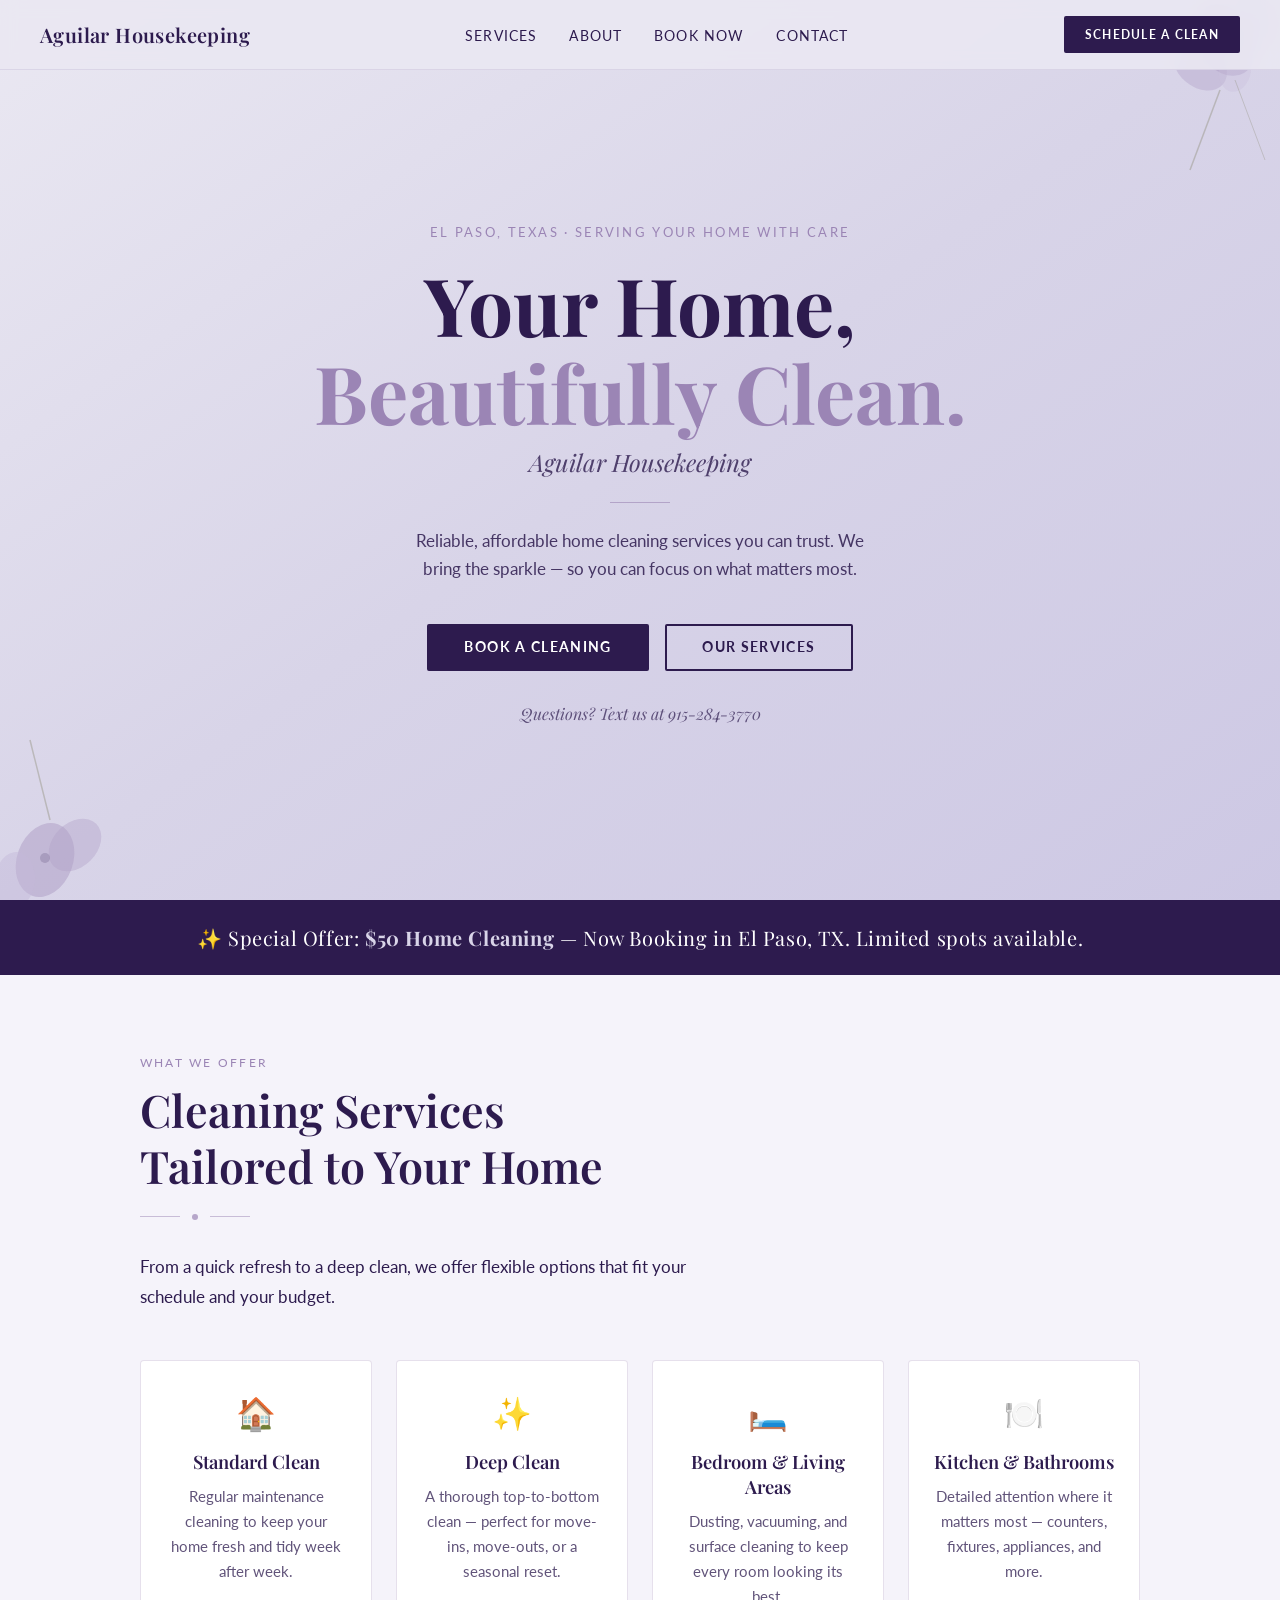
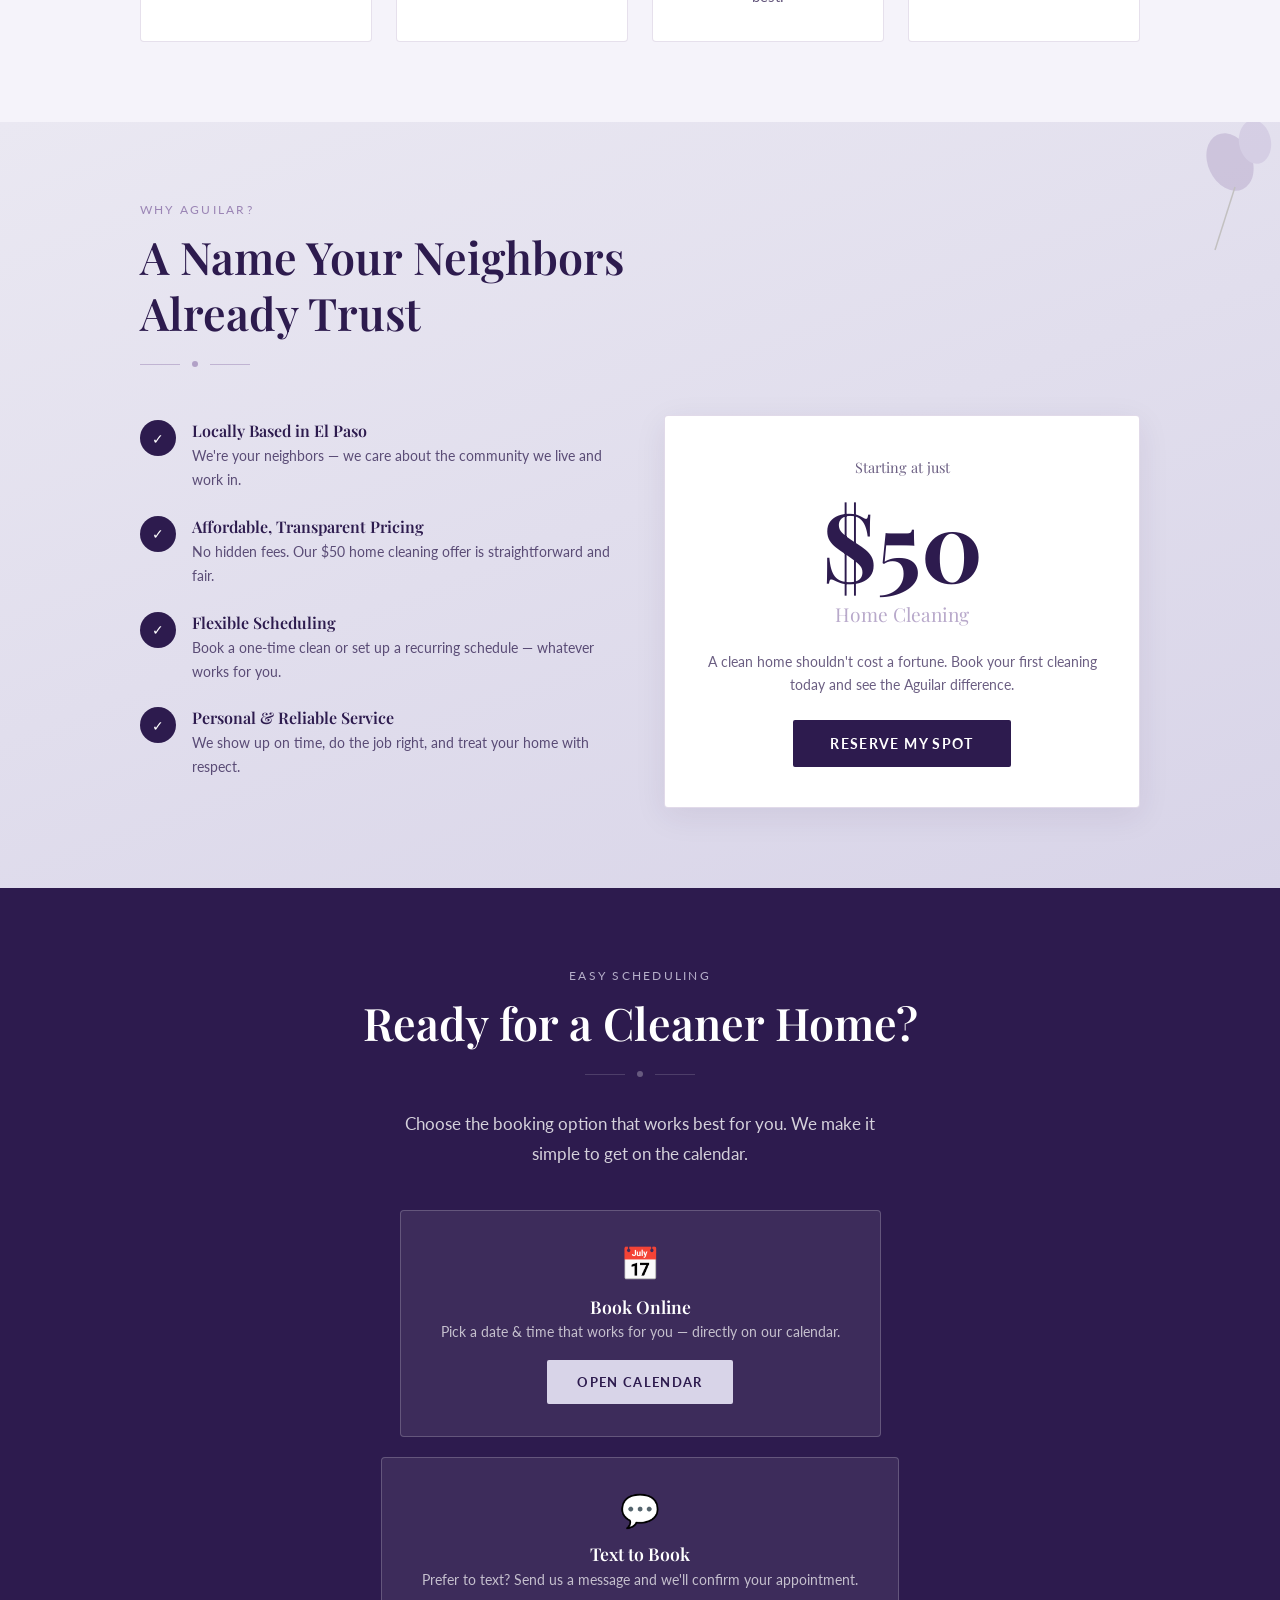
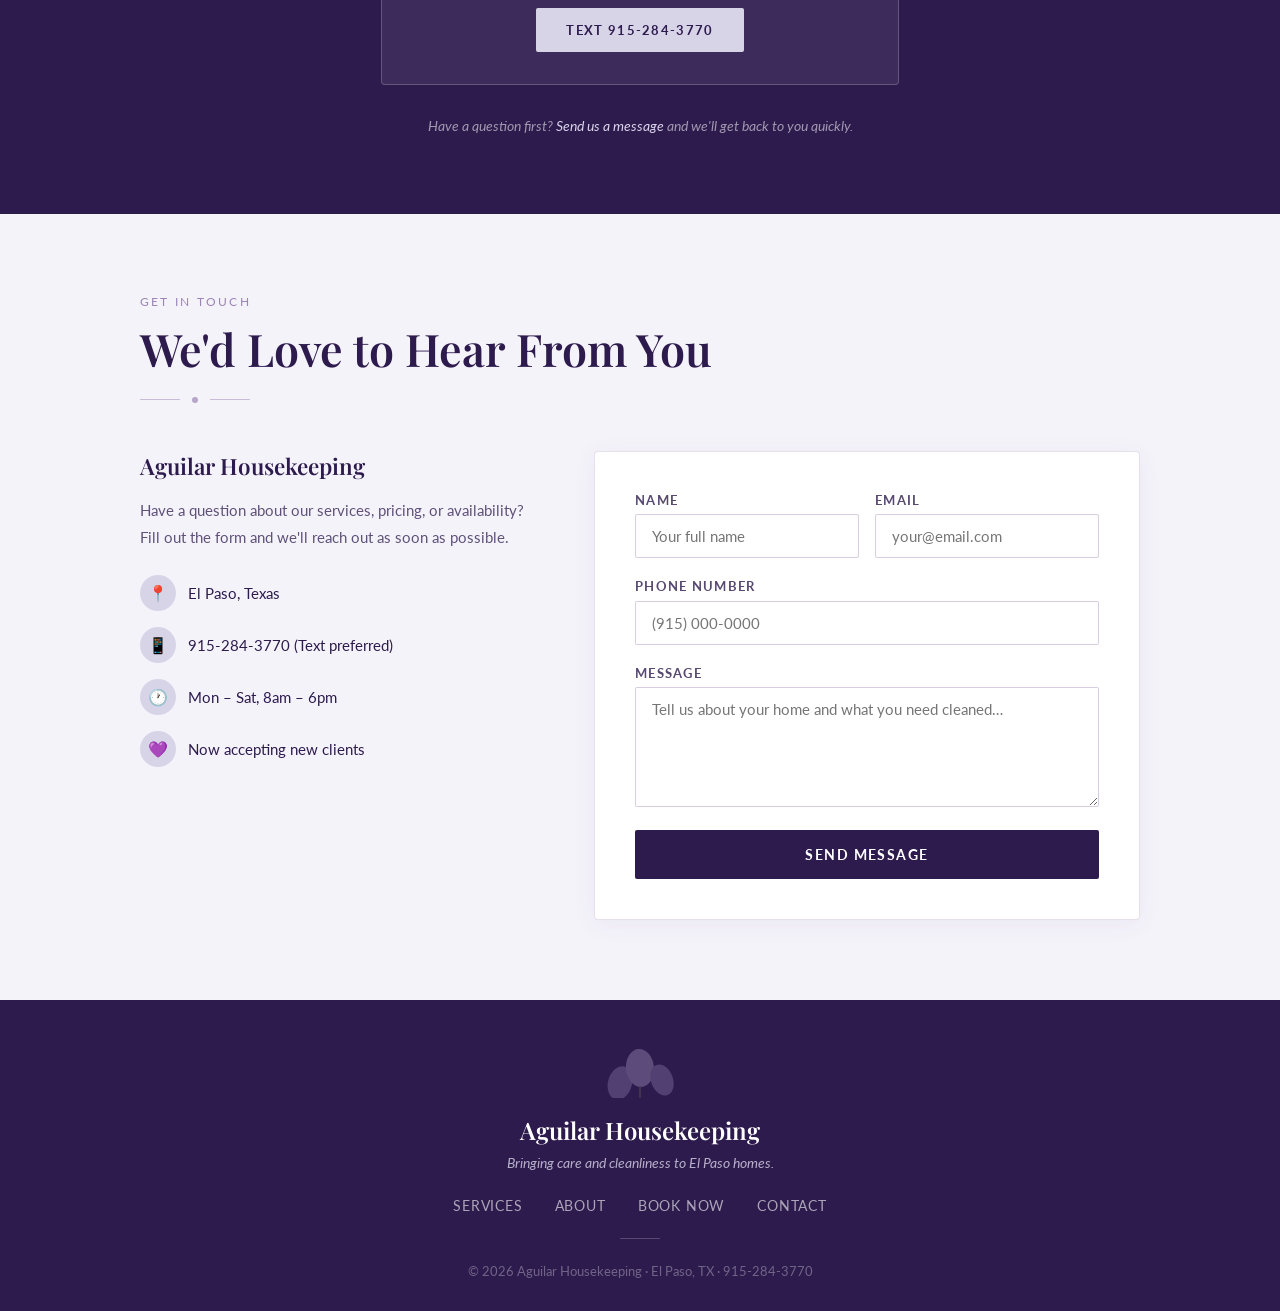
<file: index.html>
<!DOCTYPE html>
<html lang="en">
<head>
  <meta charset="UTF-8" />
  <meta name="viewport" content="width=device-width, initial-scale=1.0" />
  <title>Aguilar Housekeeping — El Paso, TX</title>
  <link href="https://fonts.googleapis.com/css2?family=Playfair+Display:ital,wght@0,400;0,600;0,700;1,400&family=Lato:wght@300;400;700&display=swap" rel="stylesheet" />
  <link rel="stylesheet" href="css/styles.css" />
</head>
<body>

  <!-- ── Navigation ─────────────────────────────────────────────── -->
  <nav id="navbar">
    <a class="nav-logo" href="#hero">Aguilar Housekeeping</a>

    <ul class="nav-links" id="navLinks">
      <li><a href="#services">Services</a></li>
      <li><a href="#why">About</a></li>
      <li><a href="#booking">Book Now</a></li>
      <li><a href="#contact">Contact</a></li>
      <li class="nav-cta-li"><a href="#booking" class="nav-cta">Schedule a Clean</a></li>
    </ul>

    <a href="#booking" class="btn-primary nav-cta-desktop" style="font-size:0.78rem;padding:0.55rem 1.2rem;">Schedule a Clean</a>

    <button class="hamburger" id="hamburger" aria-label="Toggle menu">
      <span></span><span></span><span></span>
    </button>
  </nav>

  <!-- ── Hero ───────────────────────────────────────────────────── -->
  <section id="hero">
    <!-- Floral SVG top-right -->
    <svg class="floral-corner" style="top:-10px;right:-10px;width:220px;" viewBox="0 0 220 200" fill="none" xmlns="http://www.w3.org/2000/svg">
      <ellipse cx="155" cy="50" rx="28" ry="38" fill="#9B85B5" opacity="0.55" transform="rotate(-30 155 50)"/>
      <ellipse cx="185" cy="30" rx="20" ry="28" fill="#B8A8D0" opacity="0.45" transform="rotate(-15 185 30)"/>
      <ellipse cx="130" cy="75" rx="22" ry="30" fill="#9B85B5" opacity="0.4" transform="rotate(-50 130 75)"/>
      <ellipse cx="165" cy="80" rx="16" ry="22" fill="#C4B6D8" opacity="0.4" transform="rotate(10 165 80)"/>
      <line x1="150" y1="100" x2="120" y2="180" stroke="#7A7A5A" stroke-width="1.5" opacity="0.5"/>
      <line x1="165" y1="90" x2="195" y2="170" stroke="#7A7A5A" stroke-width="1" opacity="0.4"/>
      <circle cx="155" cy="52" r="5" fill="#2D1B4E" opacity="0.3"/>
      <circle cx="183" cy="32" r="4" fill="#2D1B4E" opacity="0.25"/>
    </svg>

    <!-- Floral SVG bottom-left -->
    <svg class="floral-corner" style="bottom:-10px;left:-10px;width:180px;" viewBox="0 0 180 200" fill="none" xmlns="http://www.w3.org/2000/svg">
      <ellipse cx="55" cy="150" rx="28" ry="38" fill="#9B85B5" opacity="0.55" transform="rotate(20 55 150)"/>
      <ellipse cx="25" cy="170" rx="20" ry="28" fill="#B8A8D0" opacity="0.45" transform="rotate(5 25 170)"/>
      <ellipse cx="85" cy="135" rx="22" ry="30" fill="#9B85B5" opacity="0.4" transform="rotate(45 85 135)"/>
      <line x1="60" y1="110" x2="40" y2="30" stroke="#7A7A5A" stroke-width="1.5" opacity="0.5"/>
      <circle cx="55" cy="148" r="5" fill="#2D1B4E" opacity="0.3"/>
    </svg>

    <div class="hero-content fade-up">
      <p class="hero-eyebrow">El Paso, Texas · Serving Your Home with Care</p>
      <h1 class="hero-title">Your Home,<br><span>Beautifully Clean.</span></h1>
      <p class="hero-location">Aguilar Housekeeping</p>
      <div class="hero-divider"></div>
      <p class="hero-sub">Reliable, affordable home cleaning services you can trust. We bring the sparkle — so you can focus on what matters most.</p>
      <div class="hero-actions">
        <a href="#booking" class="btn-primary">Book a Cleaning</a>
        <a href="#services" class="btn-outline">Our Services</a>
      </div>
      <p class="hero-phone">Questions? Text us at <a href="sms:9152843770">915-284-3770</a></p>
    </div>
  </section>

  <!-- ── Offer Banner ────────────────────────────────────────────── -->
  <div id="offer">
    <p>✨ Special Offer: <strong>$50 Home Cleaning</strong> — Now Booking in El Paso, TX. Limited spots available.</p>
  </div>

  <!-- ── Services ───────────────────────────────────────────────── -->
  <section id="services">
    <div class="section-inner">
      <p class="section-label fade-up">What We Offer</p>
      <h2 class="section-title fade-up">Cleaning Services<br>Tailored to Your Home</h2>
      <div class="ornament fade-up">
        <span class="ornament-line"></span>
        <span class="ornament-dot"></span>
        <span class="ornament-line"></span>
      </div>
      <p class="section-body fade-up">From a quick refresh to a deep clean, we offer flexible options that fit your schedule and your budget.</p>

      <div class="services-grid">
        <div class="service-card fade-up">
          <div class="service-icon">🏠</div>
          <h3>Standard Clean</h3>
          <p>Regular maintenance cleaning to keep your home fresh and tidy week after week.</p>
        </div>
        <div class="service-card fade-up">
          <div class="service-icon">✨</div>
          <h3>Deep Clean</h3>
          <p>A thorough top-to-bottom clean — perfect for move-ins, move-outs, or a seasonal reset.</p>
        </div>
        <div class="service-card fade-up">
          <div class="service-icon">🛏️</div>
          <h3>Bedroom & Living Areas</h3>
          <p>Dusting, vacuuming, and surface cleaning to keep every room looking its best.</p>
        </div>
        <div class="service-card fade-up">
          <div class="service-icon">🍽️</div>
          <h3>Kitchen & Bathrooms</h3>
          <p>Detailed attention where it matters most — counters, fixtures, appliances, and more.</p>
        </div>
      </div>
    </div>
  </section>

  <!-- ── Why Choose Us ──────────────────────────────────────────── -->
  <section id="why">
    <!-- Subtle floral top-right for this section -->
    <svg class="floral-corner" style="top:0;right:0;width:150px;opacity:0.3;" viewBox="0 0 150 130" fill="none">
      <ellipse cx="100" cy="40" rx="22" ry="30" fill="#9B85B5" transform="rotate(-25 100 40)"/>
      <ellipse cx="125" cy="20" rx="16" ry="22" fill="#B8A8D0" transform="rotate(-10 125 20)"/>
      <line x1="105" y1="65" x2="85" y2="128" stroke="#7A7A5A" stroke-width="1.5"/>
    </svg>

    <div class="section-inner">
      <p class="section-label fade-up">Why Aguilar?</p>
      <h2 class="section-title fade-up">A Name Your Neighbors<br>Already Trust</h2>
      <div class="ornament fade-up">
        <span class="ornament-line"></span>
        <span class="ornament-dot"></span>
        <span class="ornament-line"></span>
      </div>

      <div class="why-grid">
        <ul class="why-list">
          <li class="fade-up">
            <span class="why-icon">✓</span>
            <div class="why-text">
              <h4>Locally Based in El Paso</h4>
              <p>We're your neighbors — we care about the community we live and work in.</p>
            </div>
          </li>
          <li class="fade-up">
            <span class="why-icon">✓</span>
            <div class="why-text">
              <h4>Affordable, Transparent Pricing</h4>
              <p>No hidden fees. Our $50 home cleaning offer is straightforward and fair.</p>
            </div>
          </li>
          <li class="fade-up">
            <span class="why-icon">✓</span>
            <div class="why-text">
              <h4>Flexible Scheduling</h4>
              <p>Book a one-time clean or set up a recurring schedule — whatever works for you.</p>
            </div>
          </li>
          <li class="fade-up">
            <span class="why-icon">✓</span>
            <div class="why-text">
              <h4>Personal & Reliable Service</h4>
              <p>We show up on time, do the job right, and treat your home with respect.</p>
            </div>
          </li>
        </ul>

        <div class="why-image-box fade-up">
          <p class="why-price-label">Starting at just</p>
          <div class="why-price">$50</div>
          <p style="font-family:'Playfair Display',serif; font-size:1.2rem; margin: 0.5rem 0 1.25rem; color:var(--mauve);">Home Cleaning</p>
          <p>A clean home shouldn't cost a fortune. Book your first cleaning today and see the Aguilar difference.</p>
          <div style="margin-top:1.5rem;">
            <a href="#booking" class="btn-primary">Reserve My Spot</a>
          </div>
        </div>
      </div>
    </div>
  </section>

  <!-- ── Booking ─────────────────────────────────────────────────── -->
  <section id="booking">
    <div class="section-inner">
      <p class="section-label fade-up">Easy Scheduling</p>
      <h2 class="section-title fade-up">Ready for a Cleaner Home?</h2>
      <div class="ornament fade-up" style="justify-content:center;">
        <span class="ornament-line" style="background:rgba(255,255,255,0.3);"></span>
        <span class="ornament-dot" style="background:rgba(255,255,255,0.4);"></span>
        <span class="ornament-line" style="background:rgba(255,255,255,0.3);"></span>
      </div>
      <p class="section-body fade-up">Choose the booking option that works best for you. We make it simple to get on the calendar.</p>

      <div class="booking-options">
        <div class="booking-card fade-up">
          <div class="bc-icon">📅</div>
          <h4>Book Online</h4>
          <p>Pick a date & time that works for you — directly on our calendar.</p>
          <!-- Replace the href below with your actual Calendly or booking link -->
          <a href="https://calendly.com" target="_blank" class="btn-lavender">Open Calendar</a>
        </div>
        <div class="booking-card fade-up">
          <div class="bc-icon">💬</div>
          <h4>Text to Book</h4>
          <p>Prefer to text? Send us a message and we'll confirm your appointment.</p>
          <a href="sms:9152843770" class="btn-lavender">Text 915-284-3770</a>
        </div>
      </div>

      <p class="booking-note fade-up">
        Have a question first? <a href="#contact">Send us a message</a> and we'll get back to you quickly.
      </p>
    </div>
  </section>

  <!-- ── Contact ─────────────────────────────────────────────────── -->
  <section id="contact">
    <div class="section-inner">
      <p class="section-label fade-up">Get in Touch</p>
      <h2 class="section-title fade-up">We'd Love to Hear From You</h2>
      <div class="ornament fade-up">
        <span class="ornament-line"></span>
        <span class="ornament-dot"></span>
        <span class="ornament-line"></span>
      </div>

      <div class="contact-grid">
        <div class="contact-info fade-up">
          <h3>Aguilar Housekeeping</h3>
          <p>Have a question about our services, pricing, or availability? Fill out the form and we'll reach out as soon as possible.</p>

          <div class="contact-detail">
            <span class="cd-icon">📍</span>
            <span>El Paso, Texas</span>
          </div>
          <div class="contact-detail">
            <span class="cd-icon">📱</span>
            <span><a href="sms:9152843770">915-284-3770 (Text preferred)</a></span>
          </div>
          <div class="contact-detail">
            <span class="cd-icon">🕐</span>
            <span>Mon – Sat, 8am – 6pm</span>
          </div>
          <div class="contact-detail">
            <span class="cd-icon">💜</span>
            <span>Now accepting new clients</span>
          </div>
        </div>

        <div class="fade-up">
          <form class="contact-form" id="contactForm" novalidate>
            <div class="form-row">
              <div class="form-group">
                <label for="name">Name</label>
                <input type="text" id="name" name="name" placeholder="Your full name" required />
              </div>
              <div class="form-group">
                <label for="email">Email</label>
                <input type="email" id="email" name="email" placeholder="your@email.com" required />
              </div>
            </div>
            <div class="form-group">
              <label for="phone">Phone Number</label>
              <input type="tel" id="phone" name="phone" placeholder="(915) 000-0000" />
            </div>
            <div class="form-group">
              <label for="message">Message</label>
              <textarea id="message" name="message" placeholder="Tell us about your home and what you need cleaned…" required></textarea>
            </div>
            <button type="submit" class="btn-primary form-submit">Send Message</button>
          </form>

          <div class="form-success" id="formSuccess">
            <div class="fs-icon">🌸</div>
            <h4>Thank you!</h4>
            <p>We've received your message and will be in touch shortly. We look forward to making your home shine!</p>
          </div>
        </div>
      </div>
    </div>
  </section>

  <!-- ── Footer ─────────────────────────────────────────────────── -->
  <footer>
    <svg style="width:80px;margin:0 auto 1rem;display:block;opacity:0.35;" viewBox="0 0 80 50" fill="none">
      <ellipse cx="20" cy="35" rx="12" ry="17" fill="#9B85B5" transform="rotate(15 20 35)"/>
      <ellipse cx="40" cy="20" rx="14" ry="19" fill="#B8A8D0" transform="rotate(-5 40 20)"/>
      <ellipse cx="62" cy="32" rx="11" ry="16" fill="#9B85B5" transform="rotate(-20 62 32)"/>
      <line x1="40" y1="38" x2="40" y2="50" stroke="#7A7A5A" stroke-width="1.5"/>
    </svg>

    <div class="footer-logo">Aguilar Housekeeping</div>
    <p class="footer-tagline">Bringing care and cleanliness to El Paso homes.</p>

    <ul class="footer-links">
      <li><a href="#services">Services</a></li>
      <li><a href="#why">About</a></li>
      <li><a href="#booking">Book Now</a></li>
      <li><a href="#contact">Contact</a></li>
    </ul>

    <div class="footer-divider"></div>
    <p class="footer-copy">© 2026 Aguilar Housekeeping · El Paso, TX · 915-284-3770</p>
  </footer>

  <script src="js/main.js"></script>
</body>
</html>
</file>
<file: css/styles.css>
/* ── Reset & Base ─────────────────────────────────────────────── */
*, *::before, *::after { box-sizing: border-box; margin: 0; padding: 0; }

:root {
  --lavender:      #D8D4E8;
  --soft-white:    #EAE8F2;
  --plum:          #2D1B4E;
  --mauve:         #9B85B5;
  --sage:          #7A7A5A;
  --white:         #FFFFFF;
  --plum-light:    #3d2868;
  --bg-section:    #F5F3FA;
}

html { scroll-behavior: smooth; }

body {
  font-family: 'Lato', sans-serif;
  color: var(--plum);
  background: var(--white);
  overflow-x: hidden;
}

h1, h2, h3, h4 { font-family: 'Playfair Display', serif; }

/* ── Nav ──────────────────────────────────────────────────────── */
nav {
  position: fixed;
  top: 0; left: 0; right: 0;
  z-index: 100;
  display: flex;
  align-items: center;
  justify-content: space-between;
  padding: 1rem 2.5rem;
  background: rgba(234, 232, 242, 0.92);
  backdrop-filter: blur(8px);
  border-bottom: 1px solid rgba(155,133,181,0.2);
  transition: box-shadow 0.3s;
}
nav.scrolled { box-shadow: 0 2px 20px rgba(45,27,78,0.1); }

.nav-logo {
  font-family: 'Playfair Display', serif;
  font-size: 1.25rem;
  font-weight: 600;
  color: var(--plum);
  text-decoration: none;
  letter-spacing: 0.02em;
}

.nav-links {
  display: flex;
  gap: 2rem;
  list-style: none;
}
.nav-links a {
  font-family: 'Lato', sans-serif;
  font-size: 0.9rem;
  font-weight: 400;
  letter-spacing: 0.08em;
  text-transform: uppercase;
  color: var(--plum);
  text-decoration: none;
  transition: color 0.2s;
}
.nav-links a:hover  { color: var(--mauve); }
.nav-links a.active { color: var(--mauve); font-weight: 700; }

.nav-cta {
  background: var(--plum);
  color: var(--white) !important;
  padding: 0.5rem 1.25rem;
  border-radius: 2px;
  transition: background 0.2s !important;
}
.nav-cta:hover { background: var(--plum-light) !important; color: var(--white) !important; }
.nav-cta.active { color: var(--white) !important; }

/* Hide the mobile-only CTA from the desktop nav */
.nav-cta-li { display: none; }

/* Hamburger (mobile) */
.hamburger {
  display: none;
  flex-direction: column;
  gap: 5px;
  cursor: pointer;
  background: none;
  border: none;
  padding: 4px;
}
.hamburger span {
  display: block;
  width: 24px;
  height: 2px;
  background: var(--plum);
  border-radius: 2px;
  transition: all 0.3s;
}

/* ── Floral SVG Decorations ───────────────────────────────────── */
.floral-corner {
  position: absolute;
  pointer-events: none;
  opacity: 0.65;
}

/* ── Page Header (inner pages) ────────────────────────────────── */
.page-header {
  background: linear-gradient(145deg, #EAE8F2 0%, #D8D4E8 50%, #cdc8e4 100%);
  padding: 7rem 1.5rem 3.5rem;
  text-align: center;
  position: relative;
  overflow: hidden;
}
.page-header-inner { position: relative; z-index: 2; }
.page-header .hero-eyebrow {
  font-family: 'Lato', sans-serif;
  font-size: 0.8rem;
  letter-spacing: 0.18em;
  text-transform: uppercase;
  color: var(--mauve);
  margin-bottom: 1rem;
}
.page-header h1 {
  font-size: clamp(2rem, 5vw, 3.5rem);
  font-weight: 700;
  line-height: 1.15;
  color: var(--plum);
  margin-bottom: 1rem;
}
.page-header p {
  font-size: 1.05rem;
  line-height: 1.7;
  color: var(--plum);
  opacity: 0.8;
  max-width: 500px;
  margin: 0 auto;
}

/* ── Hero ─────────────────────────────────────────────────────── */
#hero {
  position: relative;
  min-height: 100vh;
  display: flex;
  align-items: center;
  justify-content: center;
  text-align: center;
  background: linear-gradient(145deg, #EAE8F2 0%, #D8D4E8 50%, #cdc8e4 100%);
  overflow: hidden;
  padding: 7rem 1.5rem 4rem;
}

.hero-content { position: relative; z-index: 2; max-width: 680px; }

.hero-eyebrow {
  font-family: 'Lato', sans-serif;
  font-size: 0.8rem;
  letter-spacing: 0.18em;
  text-transform: uppercase;
  color: var(--mauve);
  margin-bottom: 1.25rem;
}

.hero-title {
  font-size: clamp(2.8rem, 7vw, 5rem);
  font-weight: 700;
  line-height: 1.1;
  color: var(--plum);
  margin-bottom: 0.6rem;
}
.hero-title span { color: var(--mauve); }

.hero-location {
  font-family: 'Playfair Display', serif;
  font-size: clamp(1.1rem, 3vw, 1.5rem);
  font-weight: 400;
  font-style: italic;
  color: var(--plum);
  margin-bottom: 1.5rem;
  opacity: 0.8;
}

.hero-divider {
  width: 60px;
  height: 1px;
  background: var(--mauve);
  margin: 1.5rem auto;
  opacity: 0.6;
}

.hero-sub {
  font-size: 1.05rem;
  line-height: 1.7;
  color: var(--plum);
  opacity: 0.85;
  max-width: 480px;
  margin: 0 auto 2.5rem;
}

.hero-actions {
  display: flex;
  gap: 1rem;
  justify-content: center;
  flex-wrap: wrap;
}

.btn-primary {
  display: inline-block;
  padding: 0.85rem 2.2rem;
  background: var(--plum);
  color: var(--white);
  font-family: 'Lato', sans-serif;
  font-size: 0.85rem;
  font-weight: 700;
  letter-spacing: 0.1em;
  text-transform: uppercase;
  text-decoration: none;
  border-radius: 2px;
  border: 2px solid var(--plum);
  transition: background 0.25s, color 0.25s;
  cursor: pointer;
}
.btn-primary:hover { background: var(--plum-light); border-color: var(--plum-light); }

.btn-outline {
  display: inline-block;
  padding: 0.85rem 2.2rem;
  background: transparent;
  color: var(--plum);
  font-family: 'Lato', sans-serif;
  font-size: 0.85rem;
  font-weight: 700;
  letter-spacing: 0.1em;
  text-transform: uppercase;
  text-decoration: none;
  border-radius: 2px;
  border: 2px solid var(--plum);
  transition: background 0.25s, color 0.25s;
  cursor: pointer;
}
.btn-outline:hover { background: var(--plum); color: var(--white); }

.hero-phone {
  margin-top: 2rem;
  font-family: 'Playfair Display', serif;
  font-size: 1rem;
  font-style: italic;
  color: var(--plum);
  opacity: 0.7;
}
.hero-phone a { color: inherit; text-decoration: none; }
.hero-phone a:hover { color: var(--mauve); }

/* ── Offer Banner ─────────────────────────────────────────────── */
#offer {
  background: var(--plum);
  color: var(--white);
  text-align: center;
  padding: 1.5rem;
}
#offer p {
  font-family: 'Playfair Display', serif;
  font-size: clamp(1rem, 2.5vw, 1.25rem);
  letter-spacing: 0.03em;
}
#offer strong { color: var(--lavender); }

/* ── Section Base ─────────────────────────────────────────────── */
section { padding: 5rem 1.5rem; }

.section-inner {
  max-width: 1000px;
  margin: 0 auto;
}

.section-label {
  font-family: 'Lato', sans-serif;
  font-size: 0.78rem;
  letter-spacing: 0.18em;
  text-transform: uppercase;
  color: var(--mauve);
  margin-bottom: 0.75rem;
}

.section-title {
  font-family: 'Playfair Display', serif;
  font-size: clamp(1.8rem, 4vw, 2.8rem);
  font-weight: 600;
  color: var(--plum);
  margin-bottom: 1rem;
  line-height: 1.25;
}

.section-body {
  font-size: 1.05rem;
  line-height: 1.8;
  color: var(--plum);
  opacity: 0.8;
  max-width: 580px;
}

.ornament {
  display: flex;
  align-items: center;
  gap: 0.75rem;
  margin: 1.25rem 0 2rem;
}
.ornament-line { flex: 0 0 40px; height: 1px; background: var(--mauve); opacity: 0.5; }
.ornament-dot  { width: 6px; height: 6px; border-radius: 50%; background: var(--mauve); opacity: 0.7; }

/* ── Services ─────────────────────────────────────────────────── */
#services { background: var(--bg-section); position: relative; overflow: hidden; }

.services-grid {
  display: grid;
  grid-template-columns: repeat(auto-fit, minmax(220px, 1fr));
  gap: 1.5rem;
  margin-top: 3rem;
}

.service-card {
  background: var(--white);
  border: 1px solid rgba(155,133,181,0.25);
  border-radius: 4px;
  padding: 2rem 1.5rem;
  text-align: center;
  transition: transform 0.25s, box-shadow 0.25s;
}
.service-card:hover {
  transform: translateY(-4px);
  box-shadow: 0 12px 32px rgba(45,27,78,0.1);
}

.service-icon { font-size: 2rem; margin-bottom: 1rem; }

.service-card h3 {
  font-size: 1.15rem;
  font-weight: 600;
  margin-bottom: 0.6rem;
  color: var(--plum);
}
.service-card p {
  font-size: 0.92rem;
  line-height: 1.7;
  color: var(--plum);
  opacity: 0.75;
}

/* ── Why Us ───────────────────────────────────────────────────── */
#why {
  background: linear-gradient(160deg, #EAE8F2 0%, #D8D4E8 100%);
  position: relative;
  overflow: hidden;
}

.why-grid {
  display: grid;
  grid-template-columns: 1fr 1fr;
  gap: 3rem;
  align-items: center;
  margin-top: 3rem;
}

.why-list { list-style: none; }
.why-list li {
  display: flex;
  gap: 1rem;
  align-items: flex-start;
  margin-bottom: 1.5rem;
}
.why-icon {
  flex-shrink: 0;
  width: 36px;
  height: 36px;
  border-radius: 50%;
  background: var(--plum);
  color: var(--white);
  display: flex;
  align-items: center;
  justify-content: center;
  font-size: 0.9rem;
}
.why-text h4 {
  font-size: 1rem;
  font-weight: 600;
  margin-bottom: 0.2rem;
  color: var(--plum);
}
.why-text p {
  font-size: 0.9rem;
  line-height: 1.65;
  color: var(--plum);
  opacity: 0.75;
}

.why-image-box {
  background: var(--white);
  border-radius: 4px;
  padding: 2.5rem;
  text-align: center;
  border: 1px solid rgba(155,133,181,0.3);
  box-shadow: 0 8px 32px rgba(45,27,78,0.08);
}
.why-price {
  font-family: 'Playfair Display', serif;
  font-size: clamp(3.5rem, 8vw, 6rem);
  font-weight: 700;
  color: var(--plum);
  line-height: 1;
}
.why-price-label {
  font-family: 'Playfair Display', serif;
  font-size: 1.4rem;
  color: var(--mauve);
  margin-bottom: 1rem;
}
.why-image-box p {
  font-size: 0.9rem;
  color: var(--plum);
  opacity: 0.7;
  line-height: 1.6;
}

/* ── Booking ──────────────────────────────────────────────────── */
#booking {
  background: var(--plum);
  color: var(--white);
  text-align: center;
  position: relative;
  overflow: hidden;
}

#booking .section-label { color: var(--lavender); opacity: 0.8; }
#booking .section-title { color: var(--white); }
#booking .section-body { color: rgba(255,255,255,0.8); max-width: 520px; margin: 0 auto 2.5rem; }

.booking-options {
  display: flex;
  gap: 1.25rem;
  justify-content: center;
  flex-wrap: wrap;
  margin-bottom: 2rem;
}

.booking-card {
  background: rgba(255,255,255,0.08);
  border: 1px solid rgba(255,255,255,0.2);
  border-radius: 4px;
  padding: 2rem 2.5rem;
  min-width: 200px;
  transition: background 0.25s;
}
.booking-card:hover { background: rgba(255,255,255,0.14); }
.booking-card .bc-icon { font-size: 2rem; margin-bottom: 0.75rem; }
.booking-card h4 {
  font-family: 'Playfair Display', serif;
  font-size: 1.1rem;
  font-weight: 600;
  margin-bottom: 0.35rem;
  color: var(--white);
}
.booking-card p { font-size: 0.88rem; color: rgba(255,255,255,0.7); margin-bottom: 1.25rem; }

.btn-lavender {
  display: inline-block;
  padding: 0.75rem 1.75rem;
  background: var(--lavender);
  color: var(--plum);
  font-family: 'Lato', sans-serif;
  font-size: 0.82rem;
  font-weight: 700;
  letter-spacing: 0.1em;
  text-transform: uppercase;
  text-decoration: none;
  border-radius: 2px;
  border: 2px solid var(--lavender);
  transition: background 0.2s, color 0.2s;
}
.btn-lavender:hover { background: var(--soft-white); border-color: var(--soft-white); }

.booking-note {
  font-size: 0.88rem;
  color: rgba(255,255,255,0.55);
  font-style: italic;
}
.booking-note a { color: var(--lavender); text-decoration: none; }
.booking-note a:hover { text-decoration: underline; }

/* ── Contact ──────────────────────────────────────────────────── */
#contact { background: var(--bg-section); }

.contact-grid {
  display: grid;
  grid-template-columns: 1fr 1.4fr;
  gap: 4rem;
  align-items: start;
  margin-top: 3rem;
}

.contact-info h3 {
  font-size: 1.4rem;
  font-weight: 600;
  margin-bottom: 1rem;
  color: var(--plum);
}
.contact-info p {
  font-size: 0.95rem;
  line-height: 1.8;
  color: var(--plum);
  opacity: 0.75;
  margin-bottom: 1.5rem;
}

.contact-detail {
  display: flex;
  align-items: center;
  gap: 0.75rem;
  margin-bottom: 1rem;
}
.contact-detail .cd-icon {
  width: 36px;
  height: 36px;
  border-radius: 50%;
  background: var(--lavender);
  display: flex;
  align-items: center;
  justify-content: center;
  font-size: 1rem;
  flex-shrink: 0;
}
.contact-detail span {
  font-size: 0.95rem;
  color: var(--plum);
  font-weight: 400;
}
.contact-detail a { color: var(--plum); text-decoration: none; }
.contact-detail a:hover { color: var(--mauve); }

/* Form */
.contact-form {
  background: var(--white);
  padding: 2.5rem;
  border-radius: 4px;
  border: 1px solid rgba(155,133,181,0.25);
  box-shadow: 0 4px 24px rgba(45,27,78,0.06);
}

.form-row {
  display: grid;
  grid-template-columns: 1fr 1fr;
  gap: 1rem;
}

.form-group { margin-bottom: 1.25rem; }

.form-group label {
  display: block;
  font-size: 0.8rem;
  font-weight: 700;
  letter-spacing: 0.1em;
  text-transform: uppercase;
  color: var(--plum);
  margin-bottom: 0.4rem;
  opacity: 0.8;
}

.form-group input,
.form-group textarea {
  width: 100%;
  padding: 0.75rem 1rem;
  border: 1px solid rgba(155,133,181,0.4);
  border-radius: 2px;
  font-family: 'Lato', sans-serif;
  font-size: 0.95rem;
  color: var(--plum);
  background: var(--white);
  outline: none;
  transition: border-color 0.2s, box-shadow 0.2s;
}
.form-group input:focus,
.form-group textarea:focus {
  border-color: var(--mauve);
  box-shadow: 0 0 0 3px rgba(155,133,181,0.15);
}
.form-group textarea {
  min-height: 120px;
  resize: vertical;
}

.form-submit { width: 100%; font-size: 0.9rem; padding: 1rem; border: none; cursor: pointer; }

.form-success {
  display: none;
  text-align: center;
  padding: 2rem;
  color: var(--plum);
}
.form-success .fs-icon { font-size: 2.5rem; margin-bottom: 0.75rem; }
.form-success h4 { font-size: 1.3rem; margin-bottom: 0.5rem; }
.form-success p { font-size: 0.95rem; opacity: 0.75; }

/* ── Footer ───────────────────────────────────────────────────── */
footer {
  background: var(--plum);
  color: rgba(255,255,255,0.7);
  text-align: center;
  padding: 3rem 1.5rem 2rem;
}
footer .footer-logo {
  font-family: 'Playfair Display', serif;
  font-size: 1.5rem;
  font-weight: 600;
  color: var(--white);
  margin-bottom: 0.5rem;
}
footer .footer-tagline {
  font-size: 0.88rem;
  font-style: italic;
  margin-bottom: 1.5rem;
  color: var(--lavender);
  opacity: 0.8;
}
footer .footer-links {
  display: flex;
  justify-content: center;
  gap: 2rem;
  list-style: none;
  margin-bottom: 1.5rem;
  flex-wrap: wrap;
}
footer .footer-links a {
  font-size: 0.85rem;
  letter-spacing: 0.06em;
  color: rgba(255,255,255,0.6);
  text-decoration: none;
  text-transform: uppercase;
  transition: color 0.2s;
}
footer .footer-links a:hover { color: var(--lavender); }

footer .footer-divider {
  width: 40px;
  height: 1px;
  background: rgba(255,255,255,0.2);
  margin: 1.5rem auto;
}
footer .footer-copy { font-size: 0.8rem; opacity: 0.45; }

/* ── Scroll animations ────────────────────────────────────────── */
.fade-up {
  opacity: 0;
  transform: translateY(28px);
  transition: opacity 0.7s ease, transform 0.7s ease;
}
.fade-up.visible {
  opacity: 1;
  transform: translateY(0);
}

/* ── Responsive ───────────────────────────────────────────────── */

/* Tablet (≤1024px) */
@media (max-width: 1024px) {
  .why-grid       { gap: 2rem; }
  .contact-grid   { gap: 2.5rem; }
  .contact-form   { padding: 2rem; }
  .why-image-box  { padding: 2rem; }
  .booking-card   { padding: 1.75rem 2rem; }
  .services-grid  { grid-template-columns: repeat(2, 1fr); }
}

/* Mobile (≤768px) */
@media (max-width: 768px) {
  /* Nav */
  nav { padding: 0.9rem 1.25rem; }
  .nav-links {
    display: none;
    flex-direction: column;
    position: absolute;
    top: 100%; left: 0; right: 0;
    background: #EAE8F2;
    padding: 0.5rem 1.5rem 1.25rem;
    gap: 0;
    border-bottom: 1px solid rgba(155,133,181,0.25);
    box-shadow: 0 8px 20px rgba(45,27,78,0.1);
    z-index: 99;
  }
  .nav-links.open { display: flex; }
  .nav-links li { border-bottom: 1px solid rgba(155,133,181,0.15); }
  .nav-links li:last-child { border-bottom: none; }
  .nav-links a { display: block; padding: 0.9rem 0; font-size: 0.95rem; }
  .nav-links .nav-cta {
    margin-top: 0.5rem;
    display: block;
    text-align: center;
    padding: 0.75rem 1rem;
    border-radius: 2px;
  }
  .nav-cta-li { display: list-item; }
  .hamburger { display: flex; }
  .hamburger.active span:nth-child(1) { transform: translateY(7px) rotate(45deg); }
  .hamburger.active span:nth-child(2) { opacity: 0; transform: scaleX(0); }
  .hamburger.active span:nth-child(3) { transform: translateY(-7px) rotate(-45deg); }
  .nav-cta-desktop { display: none; }

  /* Page header */
  .page-header { padding: 5.5rem 1.25rem 2.5rem; }
  .page-header h1 { font-size: clamp(1.8rem, 8vw, 2.5rem); }

  /* Hero */
  #hero { padding: 5.5rem 1.25rem 3.5rem; min-height: 90vh; }
  #hero .floral-corner:first-of-type { width: 120px !important; }
  #hero .floral-corner:last-of-type  { width: 100px !important; }
  .hero-title { font-size: clamp(2rem, 10vw, 3rem); }
  .hero-sub   { font-size: 0.98rem; }
  .hero-actions { flex-direction: column; align-items: center; }
  .hero-actions .btn-primary,
  .hero-actions .btn-outline { width: 100%; max-width: 300px; text-align: center; }

  /* Sections */
  section { padding: 3.5rem 1.25rem; }

  /* Services */
  .services-grid { grid-template-columns: 1fr 1fr; gap: 1rem; }
  .service-card  { padding: 1.5rem 1rem; }

  /* Why */
  .why-grid      { grid-template-columns: 1fr; gap: 2rem; }
  .why-image-box { order: -1; padding: 1.75rem; }

  /* Booking */
  .booking-options { flex-direction: column; align-items: center; }
  .booking-card    { width: 100%; max-width: 360px; min-width: unset; padding: 1.75rem 1.5rem; }
  .btn-lavender    { display: block; text-align: center; }

  /* Contact */
  .contact-grid { grid-template-columns: 1fr; gap: 2rem; }
  .form-row     { grid-template-columns: 1fr; }
  .contact-form { padding: 1.5rem; }
  .form-group input,
  .form-group textarea { font-size: 16px; }

  /* Footer */
  footer .footer-links { gap: 1rem; }
}

/* Small phones (≤480px) */
@media (max-width: 480px) {
  .nav-logo      { font-size: 1rem; }
  .hero-eyebrow  { font-size: 0.7rem; letter-spacing: 0.1em; }
  #hero          { min-height: 100vh; min-height: 100svh; }

  .services-grid  { grid-template-columns: 1fr; }
  .service-card   { padding: 1.5rem; }

  .section-title  { font-size: clamp(1.6rem, 7vw, 2.2rem); }

  .why-image-box   { padding: 1.5rem; }
  .why-price       { font-size: clamp(3rem, 18vw, 5rem); }
  .why-price-label { font-size: 1.1rem; }

  .contact-form { padding: 1.25rem; }

  #offer p { font-size: 0.88rem; line-height: 1.65; }

  .booking-card { max-width: 100%; }

  footer { padding: 2.5rem 1rem 1.5rem; }
  footer .footer-links { gap: 0.75rem; }
  footer .footer-links a { font-size: 0.78rem; }
}
</file>
